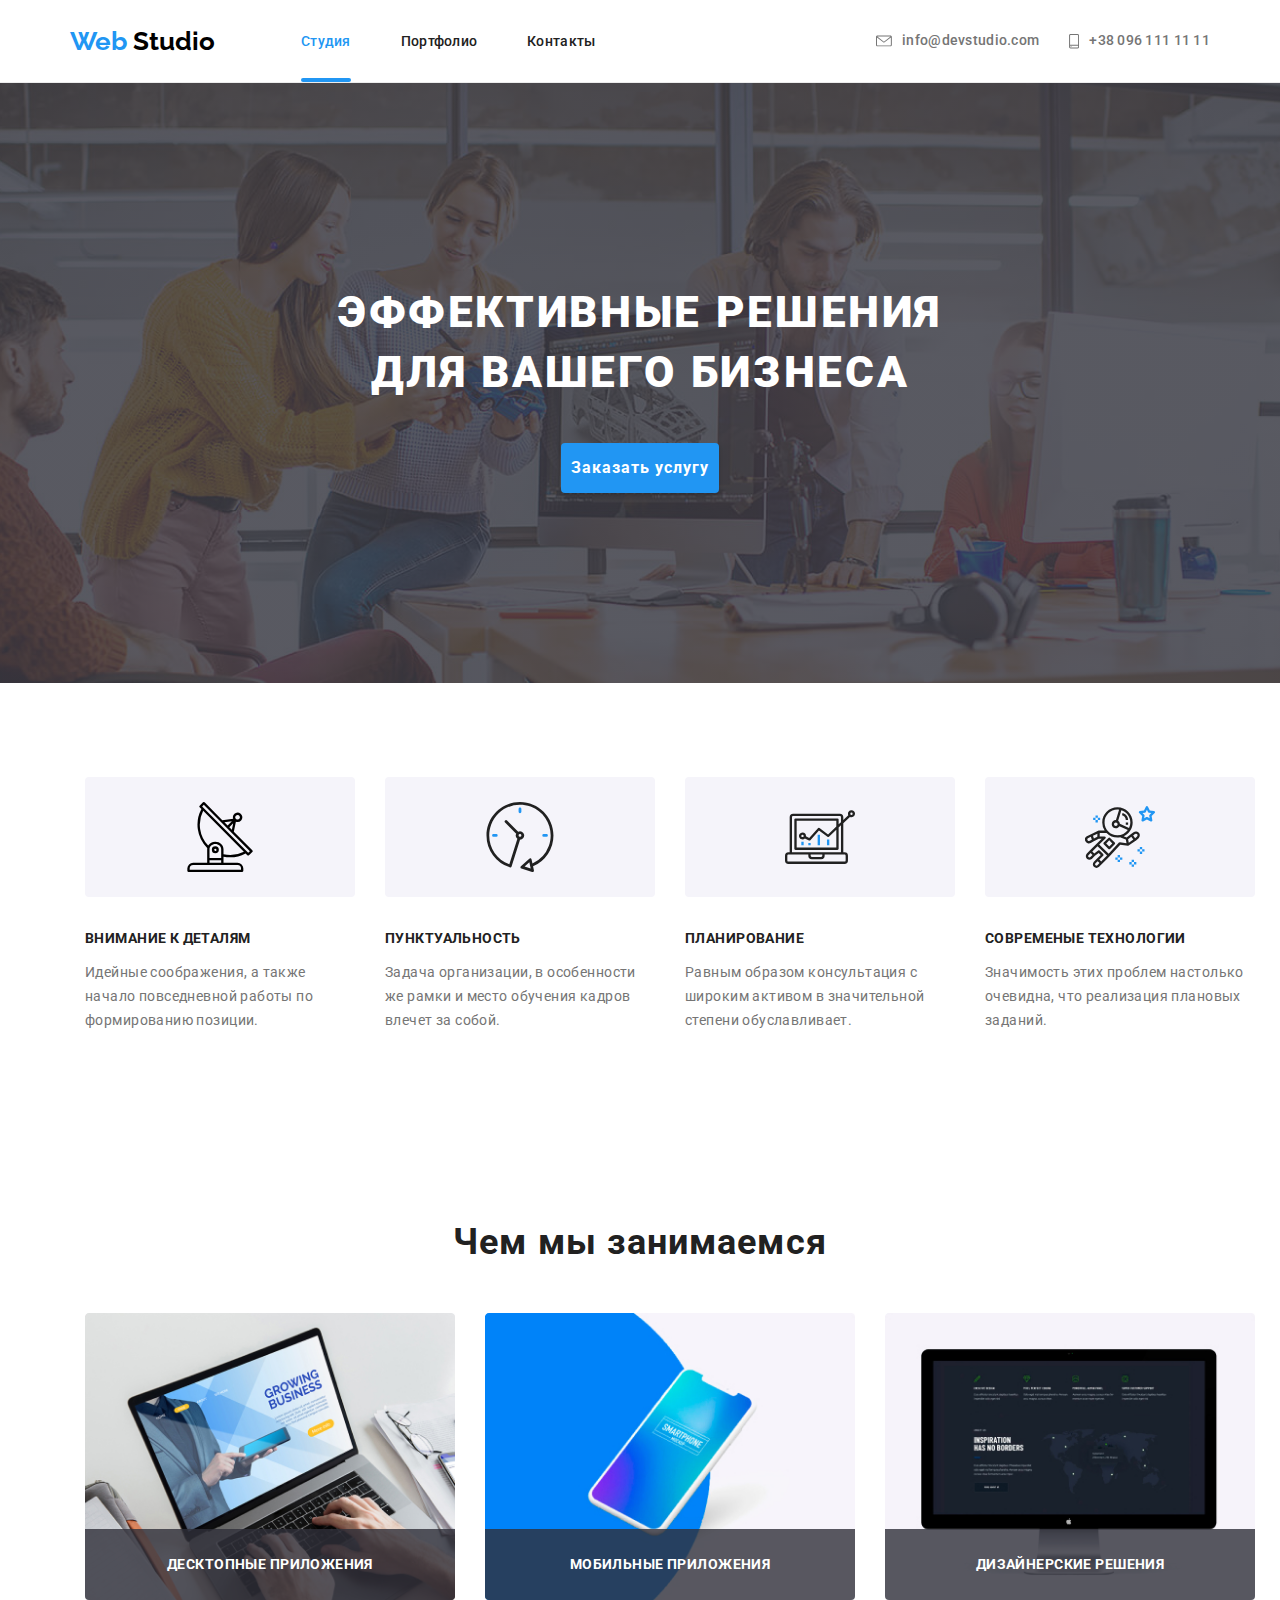
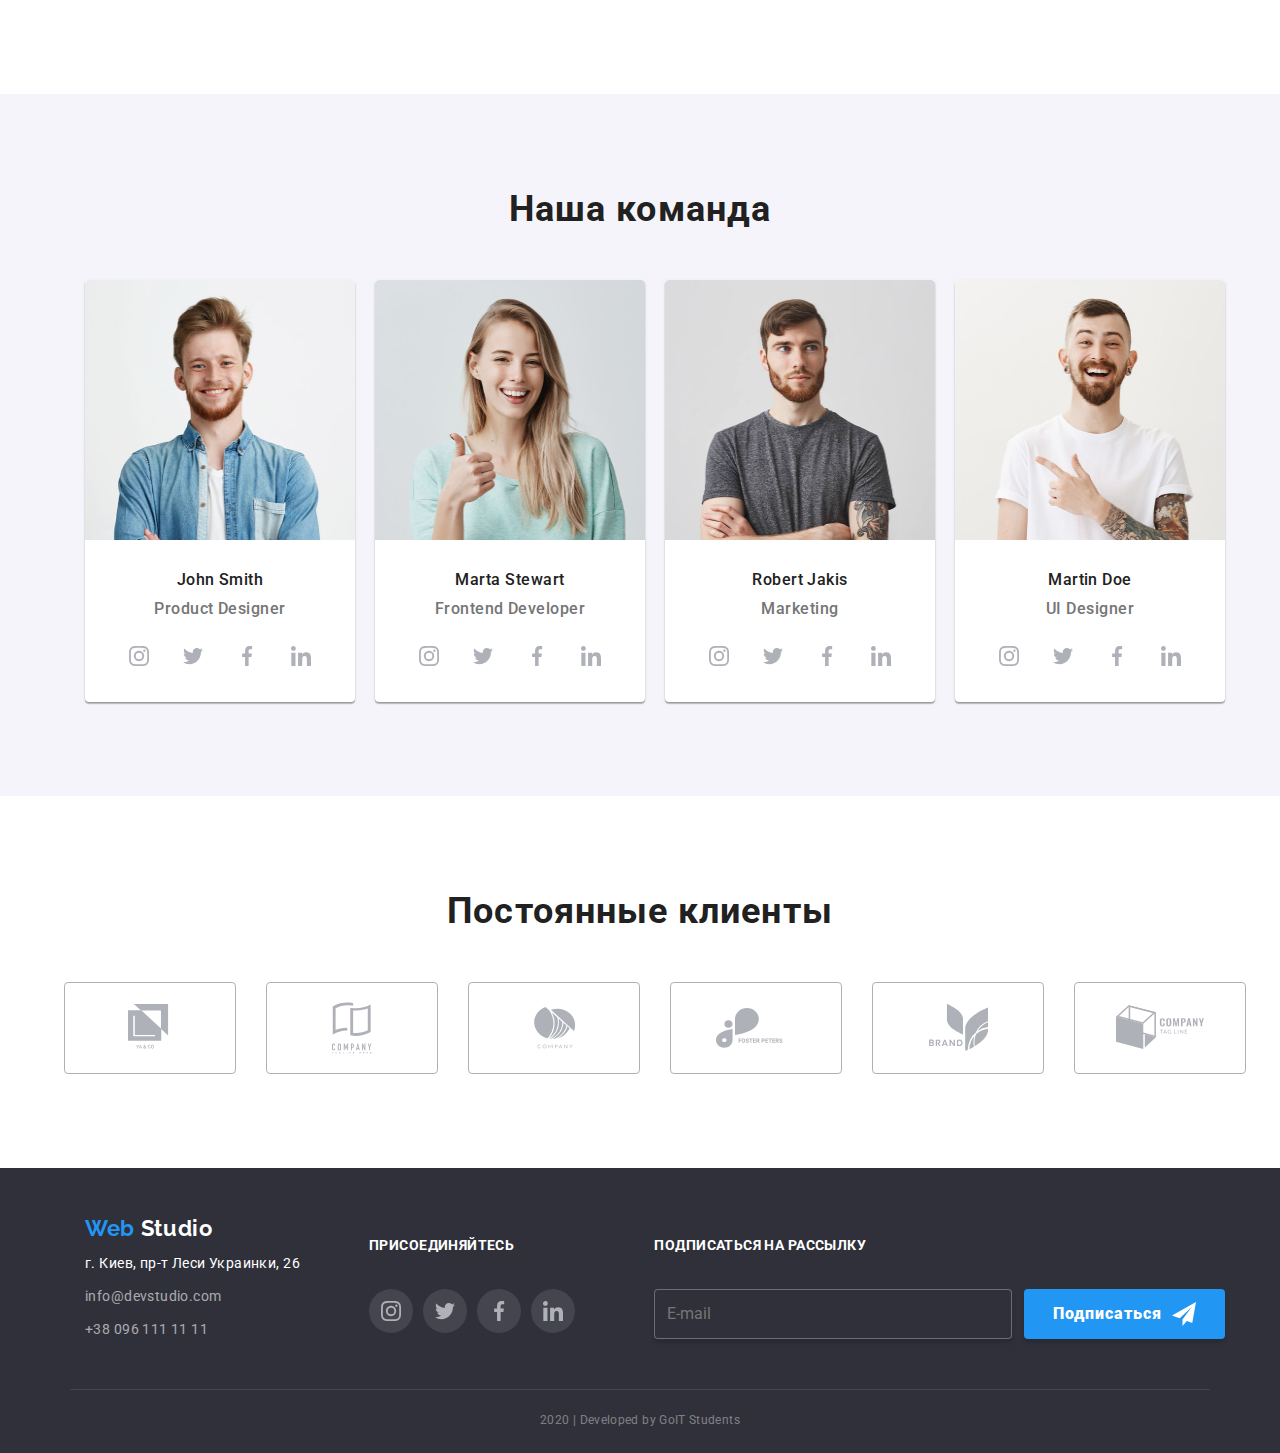
<file: index.html>
<!DOCTYPE html>
<html lang="en">

<head>
    <meta charset="UTF-8">
    <meta name="viewport" content="width=device-width, initial-scale=1.0">
    <title>WebStudio</title>
    <link rel="stylesheet"
        href="https://cdnjs.cloudflare.com/ajax/libs/modern-normalize/0.6.0/modern-normalize.min.css">
    <link rel="stylesheet" href="./css/styles.css">
    <link
        href="https://fonts.googleapis.com/css2?family=Raleway:wght@400;500;700&family=Roboto:wght@400;500;700;900&display=swap"
        rel="stylesheet">

<body>
    <header>
        <div class="container">
            <nav class="main-nav">
                <a href="./index.html" class="logo">
                    <span style="color: #2196F3">Web</span>
                    <span style="color: #000000">Studio</span>
                </a>
                <ul class="site-nav list">
                    <li class="item"><a href="./index.html" class="link current">Студия</a></li>
                    <li class="item"><a href="./portfolio.html" class="link">Портфолио</a></li>
                    <li class="item"><a href="" class="link">Контакты</a></li>
                </ul>
                <ul class="contact list">
                    <li class="item">
                        <a href="mailto:info@devstudio.com" class="link">
                            <svg class="icon-adres-nav" width="16" height="12">
                                <use xlink:href="./images/sprite.svg#envelope" />
                            </svg>
                            info@devstudio.com</a>
                    </li>
                    <li class="item">
                        <a href="tel:+380961111111" class="link">
                            <svg class="icon-adres-nav" width="10" height="15">
                                <use xlink:href="./images/sprite.svg#smartphone" />
                            </svg>
                            +38 096 111 11 11
                        </a>
                    </li>
                </ul>
            </nav>
        </div>
    </header>

    <main>
        <!-- ФОН -->
        <section class="hero">
            <div class="container">
                <h1 class="syllable">эффективные решения <br> для вашего бизнеса</h1>
                <div class="around-button-service">
                    <a href="" class="button-service">Заказать услугу</a>
                </div>
            </div>
        </section>

        <!--качества компании-->
        <section class="skills-main">
            <div class="container">
                <ul class="skills list container">
                    <li class="item">
                        <div class="img-skill">
                            <svg class="icon-skill" width="70" height="70">
                                <use href="./images/sprite.svg#antenna"></use>
                            </svg>
                        </div>
                        <h3 class="title">внимание к деталям</h3>
                        <p class="comment">Идейные соображения, а также начало повседневной работы по формированию
                            позиции.</p>
                    </li>
                    <li class="item">
                        <div class="img-skill">
                            <svg class="icon-skill" width="70" height="70">
                                <use href="./images/sprite.svg#clock"></use>
                            </svg>
                        </div>
                        <h3 class="title">пунктуальность</h3>
                        <p class="comment">Задача организации, в особенности же рамки и место обучения кадров влечет
                            за
                            собой.</p>
                    </li>

                    <li class="item">
                        <div class="img-skill">
                            <svg class="icon-skill" width="70" height="70">
                                <use href="./images/sprite.svg#diagram"></use>
                            </svg>
                        </div>
                        <h3 class="title">планирование</h3>
                        <p class="comment">Равным образом консультация с широким активом в значительной степени
                            обуславливает.</p>
                    </li>

                    <li class="item">
                        <div class="img-skill">
                            <svg class="icon-skill" width="70" height="70">
                                <use href="./images/sprite.svg#astronaut"></use>
                            </svg>
                        </div>
                        <h3 class="title">современые технологии</h3>
                        <p class="comment">Значимость этих проблем настолько очевидна, что реализация плановых
                            заданий.
                        </p>
                    </li>
                </ul>
            </div>
        </section>

        <!--услуги-->
        <section class="service-main">
            <div class="container">
                <h2>Чем мы занимаемся</h2>

                <ul class="service list container">
                    <li class="item">
                        <div class="img-wrap">
                            <img class="image" src="./images/desktop.jpg" alt="лэптоп" width="370" />
                            <p class="name">Десктопные приложения</p>
                        </div>
                    </li>
                    <li class="item">
                        <div class="img-wrap">
                            <img class="image" src="./images/mobile.jpg" alt="мобильник с приложениями" width="370" />
                            <p class="name">Мобильные приложения</p>
                        </div>
                    </li>
                    <li class="item">
                        <div class="img-wrap">
                            <img class="image" src="./images/design.jpg" alt="дизайн приложения на экране"
                                width="370" />
                            <p class="name">Дизайнерские решения</p>
                        </div>
                    </li>
                </ul>
            </div>
        </section>

        <!--команда-->
        <section class="taem-main">
            <div class="container">
                <h2>Наша команда</h2>
                <ul class="team list container">
                    <li class="item" style="width: 270px; height: 422px;">

                        <img src="./images/team_card1.jpg" alt="John Smith" width="270" height="260" />
                        <h3 class="person">John Smith</h3>
                        <p class="job">Product Designer</p>

                        <ul class="social list">
                            <li class="link">
                                <a href="" aria-label="Ссылка на Facebook" class="img-social">
                                    <svg class="icon-social" width="20" height="20">
                                        <use href="./images/sprite.svg#instagram"></use>
                                    </svg>
                                </a>
                            </li>
                            <li class="link"><a href="" aria-label="Ссылка на Twitter" class="img-social">
                                    <svg class="icon-social" width="20" height="20">
                                        <use href="./images/sprite.svg#twitter"></use>
                                    </svg>
                                </a>
                            </li>
                            <li class="link"><a href="" aria-label="Ссылка на Instagram" class="img-social">
                                    <svg class="icon-social" width="20" height="20">
                                        <use href="./images/sprite.svg#facebook"></use>
                                    </svg>
                                </a>
                            </li>
                            <li class="link"><a href="" aria-label="Ссылка на LinkedIn" class="img-social">
                                    <svg class="icon-social" width="20" height="20">
                                        <use href="./images/sprite.svg#linkedin">
                                        </use>
                                    </svg>
                                </a>
                            </li>
                        </ul>
                    </li>
                    <li class="item" style="width: 270px; height: 422px;">

                        <img src="./images/team_card2.jpg" alt="Marta Stewart" width="270" height="260" />
                        <h3 class="person">Marta Stewart</h3>
                        <p class="job">Frontend Developer</p>

                        <ul class="social list">
                            <li class="link">
                                <a href="" aria-label="Ссылка на Facebook" class="img-social">
                                    <svg class="icon-social" width="20" height="20">
                                        <use href="./images/sprite.svg#instagram"></use>
                                    </svg>
                                </a>
                            </li>
                            <li class="link"><a href="" aria-label="Ссылка на Twitter" class="img-social">
                                    <svg class="icon-social" width="20" height="20">
                                        <use href="./images/sprite.svg#twitter"></use>
                                    </svg>
                                </a>
                            </li>
                            <li class="link"><a href="" aria-label="Ссылка на Instagram" class="img-social">
                                    <svg class="icon-social" width="20" height="20">
                                        <use href="./images/sprite.svg#facebook"></use>
                                    </svg>
                                </a>
                            </li>
                            <li class="link"><a href="" aria-label="Ссылка на LinkedIn" class="img-social">
                                    <svg class="icon-social" width="20" height="20">
                                        <use href="./images/sprite.svg#linkedin">
                                        </use>
                                    </svg>
                                </a>
                            </li>
                        </ul>
                    </li>
                    <li class="item" style="width: 270px;  height: 422px;">

                        <img src="./images/team_card3.jpg" alt="Robert Jakis" width="270" height="260" />
                        <h3 class="person">Robert Jakis</h3>
                        <p class="job">Marketing</p>

                        <ul class="social list">
                            <li class="link">
                                <a href="" aria-label="Ссылка на Facebook" class="img-social">
                                    <svg class="icon-social" width="20" height="20">
                                        <use href="./images/sprite.svg#instagram"></use>
                                    </svg>
                                </a>
                            </li>
                            <li class="link"><a href="" aria-label="Ссылка на Twitter" class="img-social">
                                    <svg class="icon-social" width="20" height="20">
                                        <use href="./images/sprite.svg#twitter"></use>
                                    </svg>
                                </a>
                            </li>
                            <li class="link"><a href="" aria-label="Ссылка на Instagram" class="img-social">
                                    <svg class="icon-social" width="20" height="20">
                                        <use href="./images/sprite.svg#facebook"></use>
                                    </svg>
                                </a>
                            </li>
                            <li class="link"><a href="" aria-label="Ссылка на LinkedIn" class="img-social">
                                    <svg class="icon-social" width="20" height="20">
                                        <use href="./images/sprite.svg#linkedin">
                                        </use>
                                    </svg>
                                </a>
                            </li>
                        </ul>

                    </li>
                    <li class="item" style="width: 270px;  height: 422px;">

                        <img src="./images/team_card4.jpg" alt="Martin Doe" width="270" height="260" />
                        <h3 class="person">Martin Doe</h3>
                        <p class="job">UI Designer</p>

                        <ul class="social list">
                            <li class="link">
                                <a href="" aria-label="Ссылка на Facebook" class="img-social">
                                    <svg class="icon-social" width="20" height="20">
                                        <use href="./images/sprite.svg#instagram"></use>
                                    </svg>
                                </a>
                            </li>
                            <li class="link"><a href="" aria-label="Ссылка на Twitter" class="img-social">
                                    <svg class="icon-social" width="20" height="20">
                                        <use href="./images/sprite.svg#twitter"></use>
                                    </svg>
                                </a>
                            </li>
                            <li class="link"><a href="" aria-label="Ссылка на Instagram" class="img-social">
                                    <svg class="icon-social" width="20" height="20">
                                        <use href="./images/sprite.svg#facebook"></use>
                                    </svg>
                                </a>
                            </li>
                            <li class="link"><a href="" aria-label="Ссылка на LinkedIn" class="img-social">
                                    <svg class="icon-social" width="20" height="20">
                                        <use href="./images/sprite.svg#linkedin">
                                        </use>
                                    </svg>
                                </a>
                            </li>
                        </ul>
                    </li>
                </ul>
            </div>
        </section>

        <!--клиенты-->
        <section class="client-main">
            <div class="container">
                <h2>Постоянные клиенты</h2>

                <ul class="client list container">
                    <li class="img"><a class="img-client" href="">
                            <svg class="icon-client" width="44" height="49">
                                <use href="./images/sprite.svg#logo1"></use>
                            </svg>
                        </a></li>
                    <li class="img"><a class="img-client" href="">
                            <svg class="icon-company" width="40" height="52">
                                <use href="./images/sprite.svg#logo2"></use>
                            </svg>
                        </a></li>
                    <li class="img"><a class="img-client" href="">
                            <svg class="icon-company" width="41" height="42">
                                <use href="./images/sprite.svg#logo3"></use>
                            </svg>
                        </a></li>
                    <li class="img"><a class="img-client" href="">
                            <svg class="icon-company" width="80" height="42">
                                <use href="./images/sprite.svg#logo4"></use>
                            </svg>
                        </a></li>
                    <li class="img"><a class="img-client" href="">
                            <svg class="icon-company" width="59" height="47">
                                <use href="./images/sprite.svg#logo5"></use>
                            </svg>
                        </a></li>
                    <li class="img"><a class="img-client" href="">
                            <svg class="icon-company" width="88" height="45">
                                <use href="./images/sprite.svg#logo6"></use>
                            </svg>
                        </a></li>
                </ul>
            </div>
        </section>
    </main>

    <footer class="footer">
        <div class="container">
            <div class="footer-main container">
                <!--контакты-->
                <div class="adress-main">
                    <a href="./index.html" class="logo-f">
                        <span style="color: #2196F3">Web</span>
                        <span style="color: #ffffff">Studio</span>
                    </a>
                    <ul class="footer adress list">
                        <li class="city">г. Киев, пр-т Леси Украинки, 26</li>
                        <li class="contact-m">info@devstudio.com</li>
                        <li class="contact-t">+38 096 111 11 11</li>
                    </ul>
                </div>

                <!--соцсети-->
                <div class="connect">
                    <p class="article">Присоединяйтесь</p>
                    <ul class="social list">
                        <li class="link">
                            <a href="" aria-label="Ссылка на Facebook" class="img-social">
                                <svg class="icon-social" width="20" height="20">
                                    <use href="./images/sprite.svg#instagram"></use>
                                </svg>
                            </a>
                        </li>
                        <li class="link"><a href="" aria-label="Ссылка на Twitter" class="img-social">
                                <svg class="icon-social" width="20" height="20">
                                    <use href="./images/sprite.svg#twitter"></use>
                                </svg>
                            </a>
                        </li>
                        <li class="link"><a href="" aria-label="Ссылка на Instagram" class="img-social">
                                <svg class="icon-social" width="20" height="20">
                                    <use href="./images/sprite.svg#facebook"></use>
                                </svg>
                            </a>
                        </li>
                        <li class="link"><a href="" aria-label="Ссылка на LinkedIn" class="img-social">
                                <svg class="icon-social" width="20" height="20">
                                    <use href="./images/sprite.svg#linkedin">
                                    </use>
                                </svg>
                            </a>
                        </li>
                    </ul>
                </div>
                <div class="subscribe">
                    <p class="article">Подписаться на рассылку</p>
                    <div class="input">
                        <form>
                            <input type="email" placeholder="E-mail" />
                        </form>
                        <button class="button-f" type="button">
                            Подписаться
                        </button>
                    </div>

                </div>
            </div>
            <p class="caption">2020 | Developed by GoIT Students</p>
        </div>
    </footer>
</body>

</html>
</file>
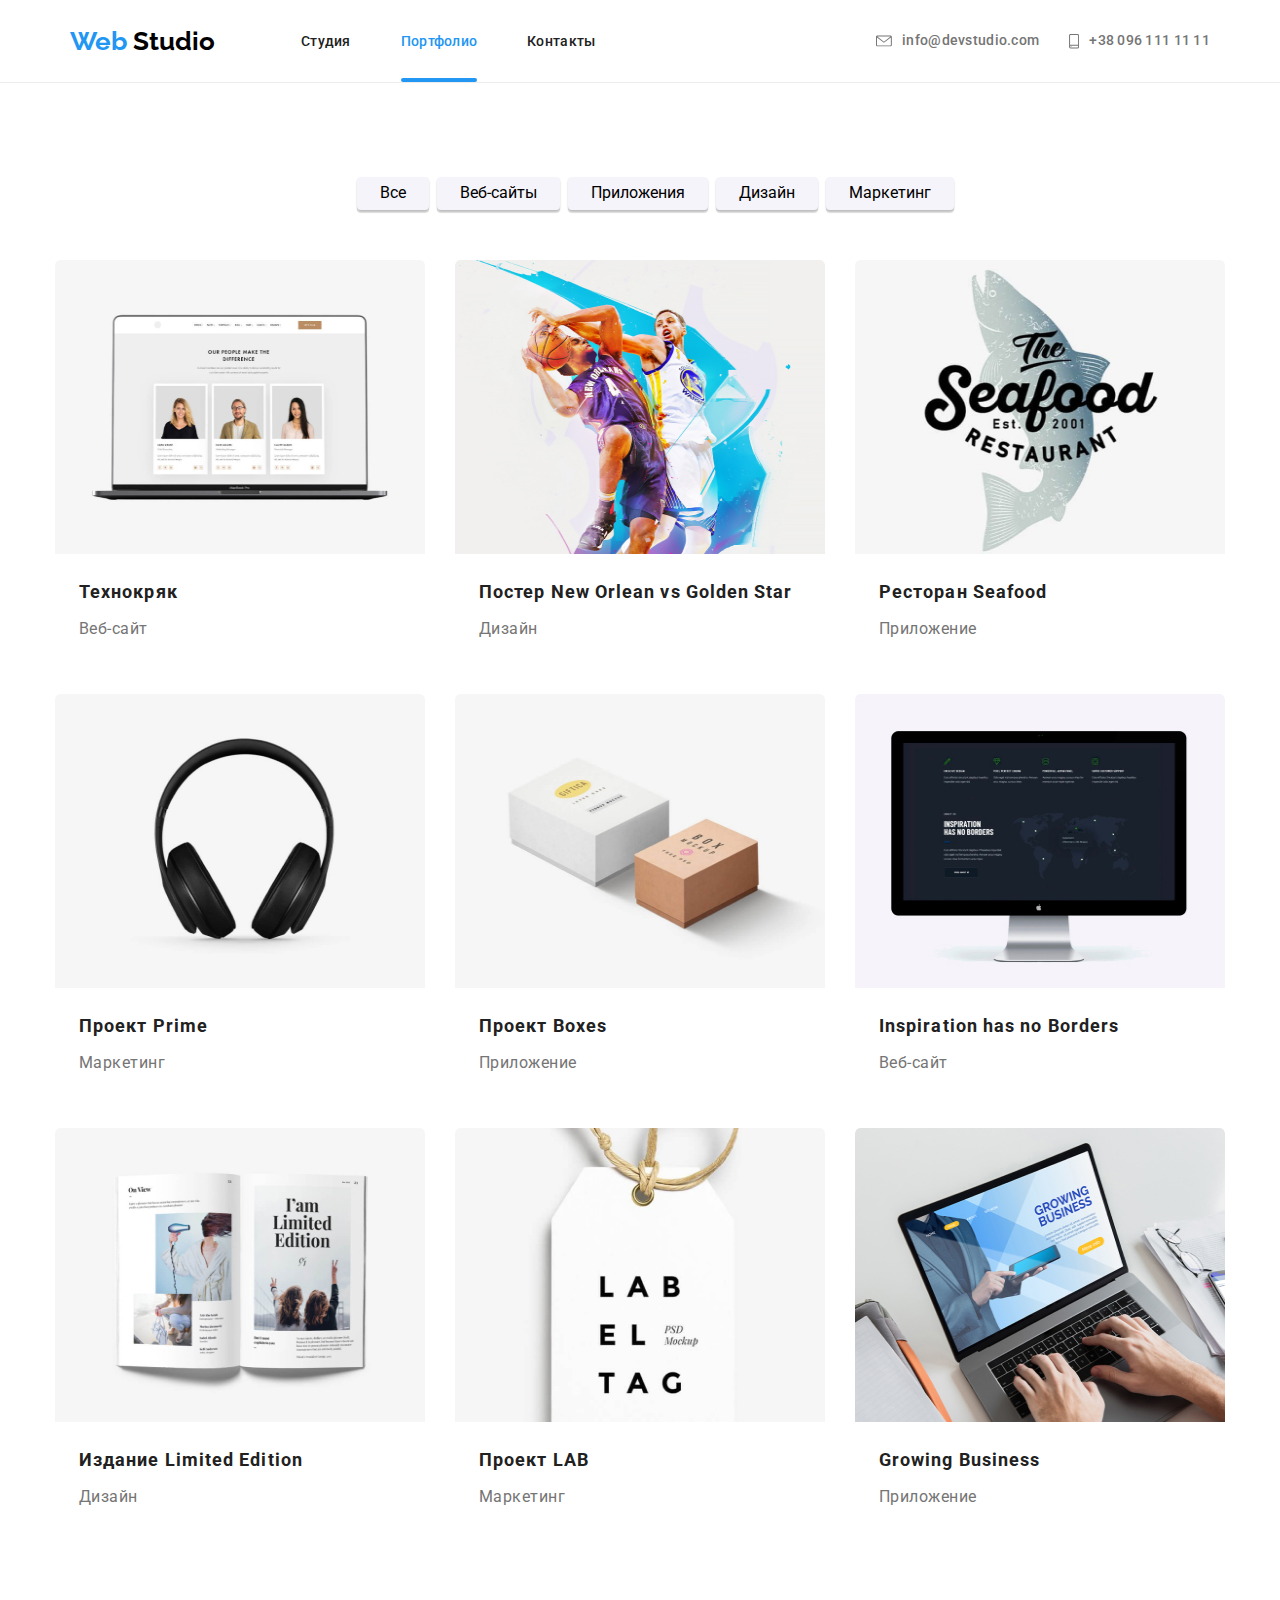
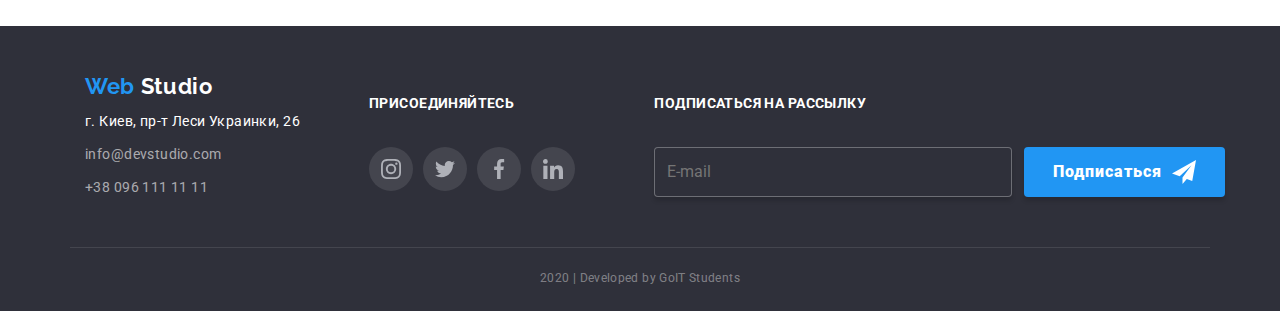
<file: portfolio.html>
<!DOCTYPE html>
<html lang="en">

<head>
    <meta charset="UTF-8">
    <meta name="viewport" content="width=device-width, initial-scale=1.0">
    <title>portfolio</title>
    <link rel="stylesheet"
        href="https://cdnjs.cloudflare.com/ajax/libs/modern-normalize/0.6.0/modern-normalize.min.css">
    <link rel="stylesheet" href="./css/styles.css">
    <link
        href="https://fonts.googleapis.com/css2?family=Raleway:wght@400;500;700&family=Roboto:wght@400;500;700&display=swap"
        rel="stylesheet">

</head>

<body>
    <header>
        <div class="container">
            <nav class="main-nav">
                <a href="./index.html" class="logo">
                    <span style="color: #2196F3">Web</span>
                    <span style="color: #000000">Studio</span>
                </a>
                <ul class="site-nav list">
                    <li class="item"><a href="./index.html" class="link ">Студия</a></li>
                    <li class="item"><a href="./portfolio.html" class="link current">Портфолио</a></li>
                    <li class="item"><a href="" class="link">Контакты</a></li>
                </ul>
                <ul class="contact list">
                    <li class="item">
                        <a href="mailto:info@devstudio.com" class="link">
                            <svg class="icon-adres-nav" width="16" height="12">
                                <use xlink:href="./images/sprite.svg#envelope" />
                            </svg>
                            info@devstudio.com</a>
                    </li>
                    <li class="item">
                        <a href="tel:+380961111111" class="link">
                            <svg class="icon-adres-nav" width="10" height="15">
                                <use xlink:href="./images/sprite.svg#smartphone" />
                            </svg>
                            +38 096 111 11 11
                        </a>
                    </li>
                </ul>
            </nav>
        </div>

    </header>
    <main>

        <section>
            <!--фильтр-->
            <div class="container">
                <ul class="menu list container">
                    <li class="item"><button type="button" class="button">Все</button></li>
                    <li class="item"><button type="button" class="button">Веб-сайты</button></li>
                    <li class="item"><button type="button" class="button">Приложения</button></li>
                    <li class="item"><button type="button" class="button">Дизайн</button></li>
                    <li class="item"><button type="button" class="button">Маркетинг</button></li>
                </ul>
                <!--примеры работ-->
                <ul class="project list container">
                    <li class="item">
                        <a href="">
                            <div class="project-img">
                                <img src="./images/portfolio/tehno.jpg" alt="Постер" width="370" height="294">
                                <p class="project-img-content">
                                    Технокряк это современная площадка распространения коронавируса. Компании используют
                                    эту
                                    платформу для цифрового шпионажа и атак на защищённые сервера конкурентов.
                                </p>
                            </div>
                            <div class="project-content">
                                <h3 class="example">Технокряк</h3>
                                <p class="type">Веб-сайт</p>
                            </div>
                        </a>
                    </li>
                    <li class="item">
                        <a href="">
                            <div class="project-img">
                                <img src="./images/portfolio/poster.jpg" alt="Постер New Orlean vs Golden Stars"
                                    width="370" height="294">
                                <p class="project-img-content">
                                    Технокряк это современная площадка распространения коронавируса. Компании используют
                                    эту
                                    платформу для цифрового шпионажа и атак на защищённые сервера конкурентов.
                                </p>
                            </div>
                            <div class="project-content">
                                <h3 class="example">Постер New Orlean vs Golden Star</h3>
                                <p class="type">Дизайн</p>
                            </div>
                        </a>
                    </li>
                    <li class="item">
                        <a href="">
                            <div class="project-img">
                                <img src="./images/portfolio/logo_seafood.jpg" alt="логотип ресторана" width="370"
                                    height="294">
                                <p class="project-img-content">
                                    Технокряк это современная площадка распространения коронавируса. Компании используют
                                    эту
                                    платформу для цифрового шпионажа и атак на защищённые сервера конкурентов.
                                </p>
                            </div>
                            <div class="project-content">
                                <h3 class="example">Ресторан Seafood</h3>
                                <p class="type">Приложение</p>
                            </div>
                        </a>
                    </li>
                    <li class="item">
                        <a href="">
                            <div class="project-img">


                                <img src="./images/portfolio/logo_prime.jpg" alt="логотип проэкта" width="370"
                                    height="294">
                                <p class="project-img-content">
                                    Технокряк это современная площадка распространения коронавируса. Компании используют
                                    эту
                                    платформу для цифрового шпионажа и атак на защищённые сервера конкурентов.
                                </p>
                            </div>
                            <div class="project-content">
                                <h3 class="example">Проект Prime</h3>
                                <p class="type">Маркетинг</p>
                            </div>
                        </a>
                    </li>
                    <li class="item">
                        <a href="">
                            <div class="project-img">
                                <img src="./images/portfolio/logo_boxes.jpg" alt="логотип проэкта" width="370"
                                    height="294">
                                <p class="project-img-content">
                                    Технокряк это современная площадка распространения коронавируса. Компании используют
                                    эту
                                    платформу для цифрового шпионажа и атак на защищённые сервера конкурентов.
                                </p>
                            </div>
                            <div class="project-content">
                                <h3 class="example">Проект Boxes</h3>
                                <p class="type">Приложение</p>
                            </div>
                        </a>
                    </li>
                    <li class="item">
                        <a href="">
                            <div class="project-img">
                                <img src="./images/portfolio/computer.jpg" alt="логотип проэкта" width="370"
                                    height="294">
                                <p class="project-img-content">
                                    Технокряк это современная площадка распространения коронавируса. Компании используют
                                    эту
                                    платформу для цифрового шпионажа и атак на защищённые сервера конкурентов.
                                </p>
                            </div>
                            <div class="project-content">
                                <h3 class="example">Inspiration has no Borders</h3>
                                <p class="type">Веб-сайт</p>
                            </div>

                        </a>
                    </li>
                    <li class="item">
                        <a href="">
                            <div class="project-img">
                                <img src="./images/portfolio/logo_limited_edition.jpg" alt="логотип" width="370"
                                    height="294">
                                <p class="project-img-content">
                                    Технокряк это современная площадка распространения коронавируса. Компании используют
                                    эту
                                    платформу для цифрового шпионажа и атак на защищённые сервера конкурентов.
                                </p>
                            </div>
                            <div class="project-content">
                                <h3 class="example">Издание Limited Edition</h3>
                                <p class="type">Дизайн</p>
                            </div>
                        </a>
                    </li>
                    <li class="item">
                        <a href="">
                            <div class="project-img">
                                <img src="./images/portfolio/logo_lab.jpg" alt="логтип" width="370" height="294">
                                <p class="project-img-content">
                                    Технокряк это современная площадка распространения коронавируса. Компании используют
                                    эту
                                    платформу для цифрового шпионажа и атак на защищённые сервера конкурентов.
                                </p>
                            </div>
                            <div class="project-content">
                                <h3 class="example">Проект LAB</h3>
                                <p class="type">Маркетинг</p>
                            </div>
                        </a>
                    </li>
                    <li class="item">
                        <a href="">
                            <div class="project-img">
                                <img src="./images/portfolio/logo_growing_business.jpg" alt="логотип" width="370"
                                    height="294">
                                <p class="project-img-content">
                                    Технокряк это современная площадка распространения коронавируса. Компании используют
                                    эту
                                    платформу для цифрового шпионажа и атак на защищённые сервера конкурентов.
                                </p>
                            </div>
                            <div class="project-content">
                                <h3 class="example">Growing Business</h3>
                                <p class="type">Приложение</p>
                            </div>
                        </a>
                    </li>
                </ul>
            </div>
        </section>
    </main>
    <footer class="footer">
        <div class="container">
            <div class="footer-main container">
                <!--контакты-->
                <div class="adress-main">
                    <a href="./index.html" class="logo-f">
                        <span style="color: #2196F3">Web</span>
                        <span style="color: #ffffff">Studio</span>
                    </a>
                    <ul class="footer adress list">
                        <li class="city">г. Киев, пр-т Леси Украинки, 26</li>
                        <li class="contact-m">info@devstudio.com</li>
                        <li class="contact-t">+38 096 111 11 11</li>
                    </ul>
                </div>

                <!--соцсети-->
                <div class="connect">
                    <p class="article">Присоединяйтесь</p>
                    <ul class="social list">
                        <li class="link">
                            <a href="" aria-label="Ссылка на Facebook" class="img-social">
                                <svg class="icon-social" width="20" height="20">
                                    <use href="./images/sprite.svg#instagram"></use>
                                </svg>
                            </a>
                        </li>
                        <li class="link"><a href="" aria-label="Ссылка на Twitter" class="img-social">
                                <svg class="icon-social" width="20" height="20">
                                    <use href="./images/sprite.svg#twitter"></use>
                                </svg>
                            </a>
                        </li>
                        <li class="link"><a href="" aria-label="Ссылка на Instagram" class="img-social">
                                <svg class="icon-social" width="20" height="20">
                                    <use href="./images/sprite.svg#facebook"></use>
                                </svg>
                            </a>
                        </li>
                        <li class="link"><a href="" aria-label="Ссылка на LinkedIn" class="img-social">
                                <svg class="icon-social" width="20" height="20">
                                    <use href="./images/sprite.svg#linkedin">
                                    </use>
                                </svg>
                            </a>
                        </li>
                    </ul>
                </div>
                <div class="subscribe">
                    <p class="article">Подписаться на рассылку</p>
                    <div class="input">
                        <form>
                            <input type="email" placeholder="E-mail" />
                        </form>
                        <button class="button-f" type="button">
                            Подписаться
                        </button>
                    </div>

                </div>
            </div>
            <p class="caption">2020 | Developed by GoIT Students</p>
        </div>
    </footer>
</body>

</html>
</file>
<file: css/styles.css>
html {
  box-sizing: border-box;
}
*,
*::before,
*::after {
  box-sizing: inherit;
}
body{
  font-family: Roboto, sans-serif;
  color: #212121;
}
h2{
  margin-top: 0px;
  margin-bottom: 50px;
  font-weight: 700;
  font-size: 36px;
  line-height: 1.17;
  text-align: center;
  letter-spacing: 0.03em;
}
a {
  text-decoration: none;
}

ul{
  padding: 0;
  margin: 0;
  list-style: none;
}
.container {
  margin-left: auto;
  margin-right: auto;
  width: 1170px;
  padding-left: 15px;
  padding-right: 15px;
}
 
/* header */
header{
  border-bottom: 1px solid #ececec;
}

.main-nav {
  display: flex;
  align-items: center;
}

.logo{
  margin-right: 86px;
  font-family: Raleway, sans-serif;
  font-weight: 700;
  font-size: 26px;
  line-height: 1.19;
}
.site-nav {
  display: flex;
}
.site-nav .item + .item {
  margin-left: 50px;
}
.site-nav .item {
  padding-top: 32px;
  padding-bottom: 32px;
  position: relative;
}
.site-nav .link{
  color: #212121;
  font-weight: 500;
  font-size: 14px;
  line-height: 1.14;
  letter-spacing: 0.02em;
  transition: color 250ms cubic-bezier(0.4, 0, 0.2, 1);
}
.site-nav .link.current{
  color: #2196F3;
}
.site-nav .link.current::after {
  content: "";
  display: block;
  position: absolute;

  left: 0;
  bottom: 0;
  width: 100%;
  height: 4px;

  background-color: #2196F3;
  border-radius: 2px;
}
.site-nav .link:hover,
.site-nav .link:focus{
  color: #2196F3; 
  cursor: pointer;
}

.contact .item + .item {
  margin-left: 30px;
}
.contact {
  display: flex;
  margin-left: auto;

}
.contact .link{
  font-family: Roboto, sans-serif;
  font-weight: 500;
  font-size: 14px;
  line-height: 1.14;
  letter-spacing: 0.02em;
  color: #757575;
  display: flex;
  justify-content: center;
  align-items: center;
}
.icon-adres-nav{
  margin-right: 10px;
}
.contact .link:hover,
.contact .link:focus{
  color: #2196F3;
--color3: #2196F3;
}
.nav a{
  transition: color 250ms cubic-bezier(0.4, 0, 0.2, 1);
}

/* footer */

.footer{
  background: #2F303A;
}
.footer-main{
  display: flex;
}
.adress-main{
  margin: 48px 69px 28px 0;
}

.connect {
  padding: 56px 0;
}

.logo-f{
  display: inline-block;
  padding-bottom: 10px;
  font-family: Raleway, sans-serif;
  font-weight: 700;
  font-size: 22px;
  line-height: 1.18;
  letter-spacing: 0.03em; 
}


.city{

  font-weight: 400;
  font-size: 14px;
  line-height: 1.71;
  letter-spacing: 0.03em;
  color: #FFFFFF;
}
.contact-m,
.contact-t{
  font-weight: 400;
  font-size: 14px;
  line-height: 1.71;
  letter-spacing: 0.03em;
  color: rgba(255, 255, 255, 0.6);
}

.city,
.contact-m{
  padding-bottom: 9px;
}

.article{
  display: inline-block;
  padding-bottom: 21px;
  font-weight: 700;
  font-size: 14px;
  line-height: 1.14;
  letter-spacing: 0.03em;
  text-transform: uppercase;
  color: #ffffff;
}
.social {
  display: flex;
}
.social .link + .link {
  margin-left: 10px;
}
.img-social{
 border-radius: 50%; 
}
.social .link {
    background: rgba(255, 255, 255, 0.1);
    border-radius: 50%;
    transition: background-color 250ms cubic-bezier(0.4, 0, 0.2, 1),
    fill 250ms cubic-bezier(0.4, 0, 0.2, 1);
  }


.subscribe {
  align-items: center;
  margin-left: auto;
  padding-top: 56px;
  padding-bottom: 50px;
}
.input {
  display: flex;
  align-items: center;
}
input {
  background-color:#2f303a;
  color: rgba(255, 255, 255, 0.6);
  padding: 18px 58px 18px 12px;
  width: 358px;
  height: 50px;
  border: 1px solid rgba(255, 255, 255, 0.3);
  box-sizing: border-box;
  box-shadow: 0px 4px 4px rgba(0, 0, 0, 0.15);
  border-radius: 4px;
}

.button-f{

  margin-left: 12px;
  display: inline-block;
  padding: 10px 28px;
  border: 1px solid transparent;
  border-radius: 4px;
  box-shadow: 0px 4px 4px rgba(0, 0, 0, 0.15);
  min-width: 200px;
  height: 50px;
  text-align: center;
  color: #ffffff;
  background: #2196f3;
  font-weight: 900;
  font-size: 16px;
  line-height: 1.87;
  display: flex;
  align-items: center;
  text-align: center;
  letter-spacing: 0.06em;
}
.button-f::after {
  content: ' ';
  background-image: url(../images/iconsend.svg);
  background-repeat: no-repeat;
  background-position: center;
  width: 24px;
  height: 24px;
  margin-left: 10px;
}

.caption{
  margin: 0;
  padding: 18px 0px 21px;
  border-top: 1px solid rgba(255, 255, 255, 0.1);
  font-weight: 400;
  font-size: 12px;
  line-height: 2;
  text-align: center;
  letter-spacing: 0.03em;
  color: rgba(255, 255, 255, 0.4);
}

/* main page*/ 
/*Студия*/

/* hero */

.hero {
  align-items: center;
  text-align: center;
  padding-top: 200px;
  height: 600px;
  background-image: linear-gradient(
      to right,
      rgba(47, 48, 58, 0.8),
      rgba(47, 48, 58, 0.8)
    ),
    url(../images/fon.jpg);
  background-repeat: no-repeat;
  background-position: center;
  background-size: cover;
  margin-left: auto;
  margin-right: auto;
}
.syllable{
  margin-top: 0;
  margin-bottom: 40px;
  font-weight: 900;
  font-size: 44px;
  line-height: 1.36;
  text-align: center;
  letter-spacing: 0.06em;
  text-transform: uppercase;
  color: #FFFFFF;
}

.button-service{
  display: inline-block;
  min-width: 136px;
  padding: 10px;
  font-weight: 700;
  font-size: 16px;
  line-height: 1.87;
  letter-spacing: 0.06em;
  color: #FFFFFF;
  background: #2196F3;
  box-shadow: 0px 4px 4px rgba(0, 0, 0, 0.15);
  border-radius: 4px;
}

/* skills */

.skills-main{
  padding-top: 94px; 
  padding-bottom: 94px;
}

.skills{
  display: flex;
  align-items: center;
}

.skills .item + .item {
  margin-left: 30px;
}
.skills div {
  margin-bottom: 30px;
  background: #F5F4FA;

  border-radius: 4px;
}
.skills .img-skill{
  display: flex;
  align-items: center;
  justify-content: center;
  width: 270px;
  height: 120px;
  
}

.title{
  margin: 0 0 10px;
  font-weight: 700;
  font-size: 14px;
  line-height: 1.71;
  letter-spacing: 0.03em;
  text-transform: uppercase;
  color: #212121;
}
.comment{
  margin: 0;
  font-weight: 400;
  font-size: 14px;
  line-height: 1.71;
  letter-spacing: 0.03em;
  color: #757575;
}

/* service */

.service {
  display: flex;
 }
 .img-wrap {
  position: relative;
}

.img-wrap p{
  position: absolute;
  left: 0;
  bottom: 0;
  width: 100%;
}
.service .item + .item {
  margin-left: 30px;
}
.service-main {
  padding-bottom: 94px;
  padding-top: 94px;
}

.image{
  display: block;
  margin: 0px;
  padding: auto;  
}

.service p {

  margin: 0px;
  padding: 27px;
  font-weight: 700;
  font-size: 14px;
  line-height: 1.17;
  text-align: center;
  letter-spacing: 0.03em;
  text-transform: uppercase;
  color: #ffffff;
  background: rgba(47, 48, 58, 0.8);
  border-radius: 0px 0px 4px 4px;
}

/* team */ 
.taem-main{
  padding-top: 94px;
  padding-bottom: 94px;
  background: #F5F4FA;
}
.team {
  display: flex;

}
.team .item + .item {
  margin-left: 30px;
}
.team .item:not(:first-child) {
  margin-left: auto;
}
.team .item{
  overflow: hidden;
  background-color: #FFFFFF;
  box-shadow: 0px 2px 1px rgba(0, 0, 0, 0.2), 0px 1px 1px rgba(0, 0, 0, 0.14),
    0px 1px 3px rgba(0, 0, 0, 0.12);
  border-radius: 4px;
}

.team img{
  display: block;
}
.person{
  margin: 0;
  margin-top: 30px;
  margin-bottom: 10px;
  font-weight: 500;
  font-size: 16px;
  line-height: 1.19;
  text-align: center;
  letter-spacing: 0.03em;
}
.job{
  margin: 0;
  margin-bottom: 16px;
  font-weight: 500;
  font-size: 16px;
  line-height: 1.19;
  text-align: center;
  letter-spacing: 0.03em;
  color: #757575;
}
.social {
  display: flex;
  justify-content: center;
  font-weight: 400;
  font-size: 16px;
}
.social .link + .link {
  margin-left: 10px;
}
.team .social {
  padding-bottom: 24px;
}
.img-social {
  display: flex;
  align-items: center;
  justify-content: center;
  width: 44px;
  height: 44px;
  transition: background-color 250ms cubic-bezier(0.4, 0, 0.2, 1),
  fill 250ms cubic-bezier(0.4, 0, 0.2, 1);
  }
.img-social:hover,
.img-social:focus{
  border-radius: 50%;
  background-color: #2196f3;
  --color4: #ffffff;
  cursor: pointer;
}

/*clients*/

/*clients*/

.client {
  display: flex;
  justify-content: center;
 
}

.client .img {
  
  border: 1px solid #afb1b8;
  box-sizing: border-box;
  border-radius: 4px;
}
.client .img + .img {
  margin-left: 30px;
}
.client-main{
  padding-top: 94px;
  padding-bottom: 94px;
}
.client .img:hover,
.client .img:focus {
  border: 1px solid #2196f3;
--color4: #2196f3;
 cursor: pointer;
}
.img-client {
  display: flex;
  align-items: center;
  justify-content: center;
  width: 170px;
  height: 90px;
  transition: background-color 250ms cubic-bezier(0.4, 0, 0.2, 1),
  fill 250ms cubic-bezier(0.4, 0, 0.2, 1);
}



/* portfolio */ 

section{
  padding-top: 94px;
  padding-bottom: 94px;
}
.menu {
  justify-content: center;
  display: flex;
  font-weight: 500;
  font-size: 16px;
  line-height: 1.62;
  text-align: center;
  margin-bottom: 50px;
  list-style: none;
}
.menu .item + .item {
  margin-left: 8px;
}

.button{
  border: 1px solid transparent;
  padding: 6px 22px;
  box-shadow: 0px 2px 2px rgba(0, 0, 0, 0.12), 0px 1px 2px rgba(0, 0, 0, 0.08),
  0px 3px 1px rgba(0, 0, 0, 0.1);
  background-color: #f5f4fa;
  border-radius: 4px;

  transition: color 250ms cubic-bezier(0.4, 0, 0.2, 1),
  background-color 250ms cubic-bezier(0.4, 0, 0.2, 1),
  box-shadow 250ms cubic-bezier(0.4, 0, 0.2, 1);
}
.button:hover,
.button:focus{
  color: #ffffff;
  background: #2196F3;
  box-shadow: 0px 2px 2px rgba(0, 0, 0, 0.12), 0px 1px 2px rgba(0, 0, 0, 0.08),
  0px 3px 1px rgba(0, 0, 0, 0.1);
  cursor: pointer;
}
.project {
    display: flex;
    padding-left: 0;
    flex-wrap: wrap;
    margin-bottom: 0;
    margin-top: 0;
    margin-left: -15px;
}
.project .item {
  display: block;
  width: 370px;
  height: 404px;
  overflow: hidden;
  margin-right: 30px;
  margin-bottom: 30px;
  border: 0px solid #eeeeee;
  box-sizing: border-box;
  border-radius: 5px;
  transition: box-shadow 250ms cubic-bezier(0.4, 0, 0.2, 1);
}
.project .item:hover,
.project .item:focus{
  box-shadow: 1px 4px 6px rgba(0, 0, 0, 0.16), 0px 4px 4px rgba(0, 0, 0, 0.06),
  0px 1px 1px rgba(0, 0, 0, 0.12);
}

.project .item:nth-child(3n){
  margin-right: -15px;
}
.project .item:nth-last-child(-n + 3){
  margin-bottom: 0;
}

.example {
  padding: 0;
  margin: 20px 24px 4px;
  font-weight: 700;
  font-size: 18px;
  line-height: 2;
  letter-spacing: 0.06em;
  color: #212121;
}
.type {
  margin: 0;
  padding: 0px 24px 20px;
  font-weight: 400;
  font-size: 16px;
  line-height: 1.87;
  letter-spacing: 0.03em;
  color: #757575;
}

.project-img{
  position: relative;
  border-top-left-radius: 5px;
  border-top-right-radius: 5px;
  overflow: hidden;
}
.project-img-content {
  border-bottom-right-radius: 5px;
  border-bottom-left-radius: 5px;
}
.project-img::before{
  display: inline-block;
  content: "";
  position: absolute;
  background-color: rgba(33, 150, 243, 0.9);
}
.project-img-content {
  display: inline-block;
  position: absolute;
  font-size: 18px;
  line-height: 1.55;
  letter-spacing: 0.03em;
  color: #ffffff;
  padding: 63px 24px;
  margin: 0;
}
.project-img::before,
.project-img-content{
  left: 0;
  top: 0;
  width: 100%;
  height: 100%; 
  opacity: 0;
  transform: translateY(100%);
  transition: transform 250ms cubic-bezier(0.4, 0, 0.2, 1),
  opacity 250ms cubic-bezier(0.4, 0, 0.2, 1);
}
.project a:hover .project-img-content,
.project a:hover ::before,
.project a:focus .project-img-content,
.project a:focus ::before{
  transform: translateY(0);
  opacity: 1;
}
.project a,
.project img {
  display: block;
}
</file>
